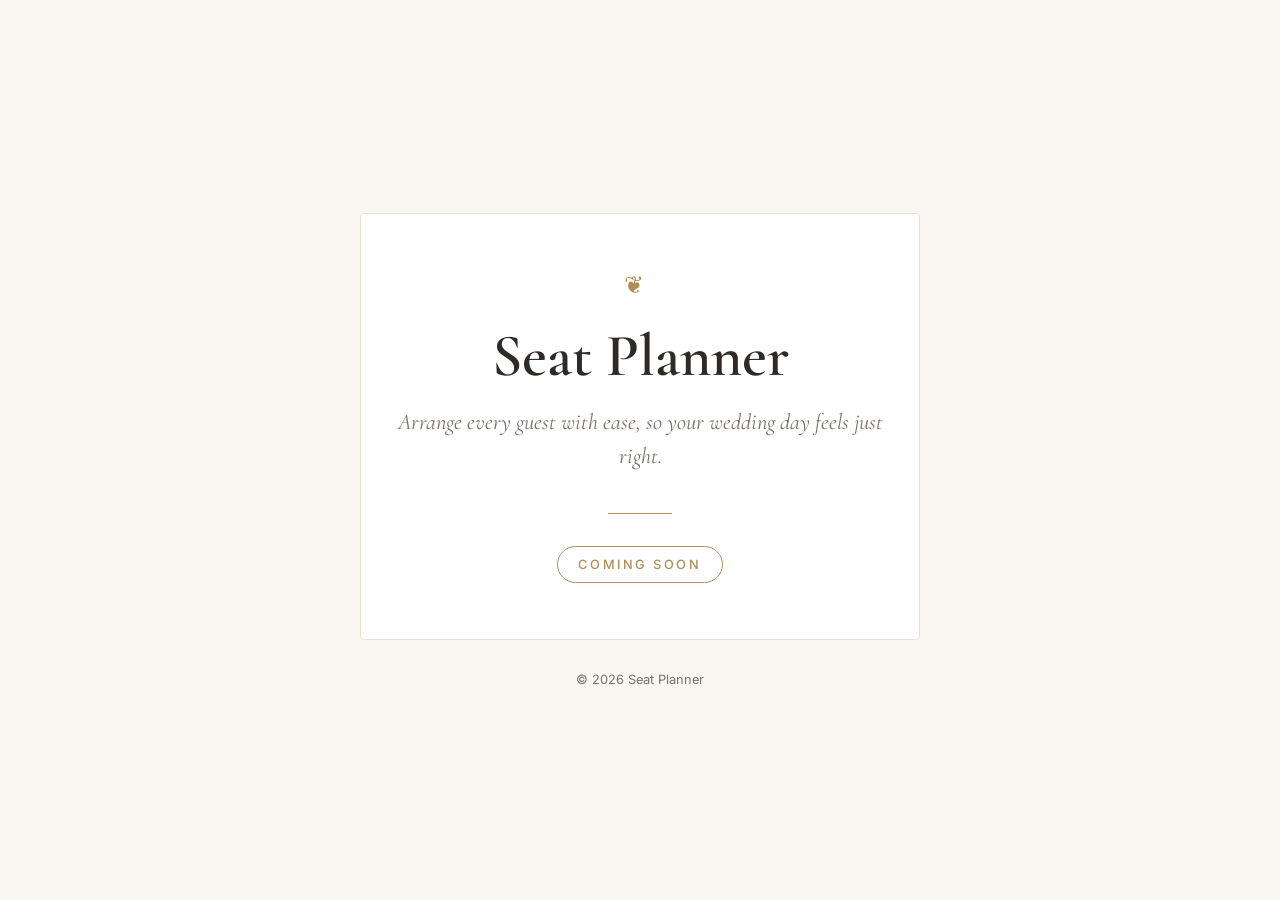
<file: index.html>
<!DOCTYPE html>
<html lang="en">
<head>
  <meta charset="UTF-8">
  <meta name="viewport" content="width=device-width, initial-scale=1.0">
  <title>Seat Planner</title>
  <meta name="description" content="Seat Planner helps couples plan wedding seating with ease. Coming soon.">
  <link rel="preconnect" href="https://fonts.googleapis.com">
  <link rel="preconnect" href="https://fonts.gstatic.com" crossorigin>
  <link href="https://fonts.googleapis.com/css2?family=Cormorant+Garamond:ital,wght@0,500;0,600;1,500&family=Inter:wght@400;500&display=swap" rel="stylesheet">
  <style>
    :root {
      --bg: #faf7f2;
      --ink: #2f2a26;
      --muted: #7a7068;
      --accent: #b08d57;
      --card: #ffffff;
      --line: #e8e0d4;
    }

    @media (prefers-color-scheme: dark) {
      :root {
        --bg: #1c1a18;
        --ink: #f3ede4;
        --muted: #b3a99c;
        --accent: #d4b07a;
        --card: #252220;
        --line: #3a3531;
      }
    }

    * { box-sizing: border-box; margin: 0; padding: 0; }

    body {
      min-height: 100vh;
      display: flex;
      flex-direction: column;
      align-items: center;
      justify-content: center;
      padding: 24px 16px;
      background: var(--bg);
      color: var(--ink);
      font-family: "Inter", system-ui, sans-serif;
      text-align: center;
    }

    main {
      max-width: 560px;
      width: 100%;
      padding: 56px 32px;
      background: var(--card);
      border: 1px solid var(--line);
      border-radius: 4px;
    }

    .ornament {
      color: var(--accent);
      font-size: 1.5rem;
      letter-spacing: 0.5em;
      margin-bottom: 24px;
    }

    h1 {
      font-family: "Cormorant Garamond", Georgia, serif;
      font-weight: 600;
      font-size: clamp(2.5rem, 8vw, 3.75rem);
      line-height: 1.1;
      margin-bottom: 16px;
    }

    .tagline {
      font-family: "Cormorant Garamond", Georgia, serif;
      font-style: italic;
      font-size: clamp(1.15rem, 4vw, 1.4rem);
      color: var(--muted);
      line-height: 1.5;
      margin-bottom: 40px;
    }

    .divider {
      width: 64px;
      height: 1px;
      background: var(--accent);
      margin: 0 auto 32px;
    }

    .coming-soon {
      display: inline-block;
      font-size: 0.8rem;
      font-weight: 500;
      letter-spacing: 0.2em;
      text-transform: uppercase;
      color: var(--accent);
      border: 1px solid var(--accent);
      padding: 10px 20px;
      border-radius: 999px;
    }

    footer {
      margin-top: 32px;
      font-size: 0.8rem;
      color: var(--muted);
    }
  </style>
</head>
<body>
  <main>
    <div class="ornament" aria-hidden="true">&#10086;</div>
    <h1>Seat Planner</h1>
    <p class="tagline">Arrange every guest with ease, so your wedding day feels just right.</p>
    <div class="divider" aria-hidden="true"></div>
    <span class="coming-soon">Coming soon</span>
  </main>
  <footer>&copy; <span id="year"></span> Seat Planner</footer>

  <script>
    // Fill in the current year automatically so the footer never goes stale.
    document.getElementById("year").textContent = new Date().getFullYear();
  </script>
</body>
</html>
</file>
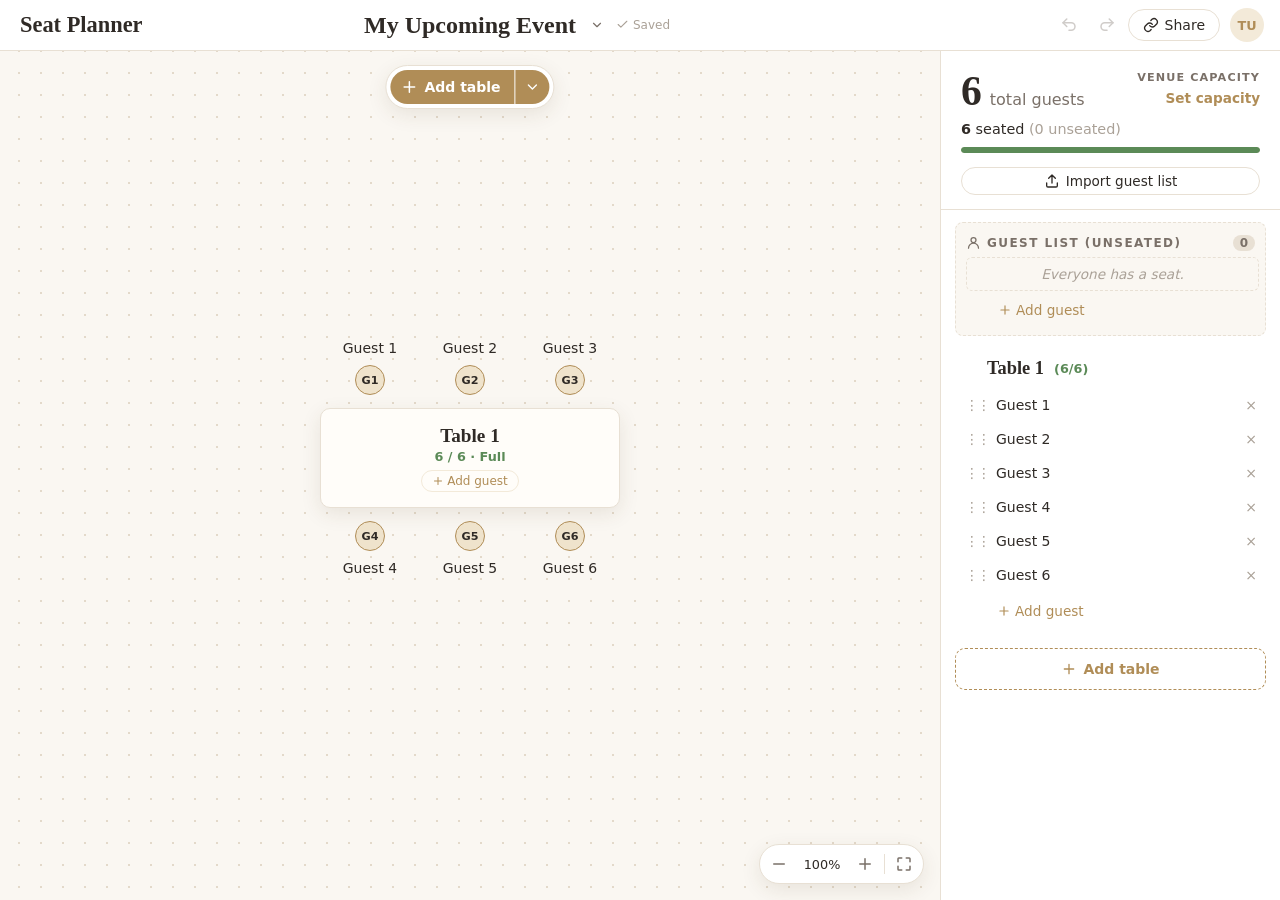
<file: app.html>
<!DOCTYPE html>
<html lang="en">
<head>
  <meta charset="UTF-8">
  <meta name="viewport" content="width=device-width, initial-scale=1.0">
  <!-- Only run code and styles from this site, the spreadsheet library and
       Google Fonts. A safety net in case a shared plan contains anything nasty. -->
  <meta http-equiv="Content-Security-Policy" content="default-src 'self'; script-src 'self' https://cdn.sheetjs.com; style-src 'self' https://fonts.googleapis.com; font-src https://fonts.gstatic.com; img-src 'self' data: blob:; object-src 'none'; base-uri 'none'; form-action 'none'">
  <title>Seat Planner</title>
  <link rel="icon" href="data:,">
  <meta name="description" content="Plan your wedding seating: arrange guests around tables with ease.">
  <link rel="preconnect" href="https://fonts.googleapis.com">
  <link rel="preconnect" href="https://fonts.gstatic.com" crossorigin>
  <link href="https://fonts.googleapis.com/css2?family=Cormorant+Garamond:ital,wght@0,500;0,600;1,500&family=Inter:wght@400;500;600&display=swap" rel="stylesheet">
  <link rel="stylesheet" href="css/app.css">
</head>
<body>
<div class="app">
  <!-- Shown instead of the editing controls when opened from a share link -->
  <div class="view-banner" id="viewBanner" hidden>
    <span><svg viewBox="0 0 24 24" fill="none" stroke="currentColor" stroke-width="2" stroke-linecap="round" stroke-linejoin="round"><path d="M2 12s3.5-7 10-7 10 7 10 7-3.5 7-10 7S2 12 2 12Z"/><circle cx="12" cy="12" r="3"/></svg>You're viewing a shared seating plan. It's view only.</span>
    <button class="btn small primary" id="saveCopy">Save a copy to edit</button>
    <a class="btn small" href="app.html">Open my planner</a>
  </div>

  <header class="topbar">
    <div class="topbar-main">
      <a class="brand" href="index.html">Seat Planner</a>
      <!-- Three columns with equal sides, so the name itself is exactly centred -->
      <div class="event">
        <span></span>
        <h1 id="eventName" class="event-name" spellcheck="false" title="Click to rename"></h1>
        <div class="event-actions edit-only">
          <button class="icon-btn small event-switch" id="eventSwitch" aria-expanded="false" aria-haspopup="true" title="Your events" aria-label="Your events">
            <svg viewBox="0 0 24 24" fill="none" stroke="currentColor" stroke-width="2" stroke-linecap="round" stroke-linejoin="round"><path d="m6 9 6 6 6-6"/></svg>
          </button>
          <span class="save-status" id="saveStatus" role="status"></span>
        </div>
        <div class="popover centered" id="eventMenu" hidden></div>
      </div>
      <span class="spacer"></span>
    </div>
    <div class="topbar-side edit-only">
      <button class="icon-btn" id="undo" title="Undo (Ctrl+Z)" aria-label="Undo">
        <svg viewBox="0 0 24 24" fill="none" stroke="currentColor" stroke-width="2" stroke-linecap="round" stroke-linejoin="round"><path d="M9 14 4 9l5-5"/><path d="M4 9h11a5 5 0 0 1 0 10h-3"/></svg>
      </button>
      <button class="icon-btn" id="redo" title="Redo (Ctrl+Y)" aria-label="Redo">
        <svg viewBox="0 0 24 24" fill="none" stroke="currentColor" stroke-width="2" stroke-linecap="round" stroke-linejoin="round"><path d="m15 14 5-5-5-5"/><path d="M20 9H9a5 5 0 0 0 0 10h3"/></svg>
      </button>
      <button class="btn" id="shareBtn">
        <svg viewBox="0 0 24 24" fill="none" stroke="currentColor" stroke-width="2" stroke-linecap="round" stroke-linejoin="round"><path d="M10 13a5 5 0 0 0 7.5.5l3-3a5 5 0 0 0-7-7l-1.7 1.7"/><path d="M14 11a5 5 0 0 0-7.5-.5l-3 3a5 5 0 0 0 7 7l1.7-1.7"/></svg>
        Share
      </button>
      <div class="menu-anchor">
        <button class="avatar" id="accountBtn" aria-expanded="false" aria-haspopup="true" aria-label="Account"></button>
        <div class="popover right" id="accountMenu" hidden></div>
      </div>
    </div>
  </header>

  <div class="layout">
    <main class="stage">
      <div id="floor" class="floor"><div id="room" class="room"></div></div>

      <div class="floating add-table edit-only">
        <button class="add-table-main" id="addTable" title="Add a table like the last one">
          <svg viewBox="0 0 24 24" fill="none" stroke="currentColor" stroke-width="2" stroke-linecap="round"><path d="M12 5v14M5 12h14"/></svg>
          Add table
        </button>
        <button class="choose-shape" id="chooseShape" aria-expanded="false" aria-haspopup="true" title="Choose a shape" aria-label="Choose a shape">
          <svg viewBox="0 0 24 24" fill="none" stroke="currentColor" stroke-width="2" stroke-linecap="round" stroke-linejoin="round"><path d="m6 9 6 6 6-6"/></svg>
        </button>
        <div class="popover centered" id="shapeMenu" hidden><div class="shape-picker" id="shapePicker"></div></div>
      </div>

      <div class="floating zoom" role="group" aria-label="Zoom">
        <button class="icon-btn" id="zoomOut" title="Zoom out" aria-label="Zoom out">
          <svg viewBox="0 0 24 24" fill="none" stroke="currentColor" stroke-width="2" stroke-linecap="round"><path d="M5 12h14"/></svg>
        </button>
        <button class="zoom-level" id="zoomReset" title="Reset to 100%">100%</button>
        <button class="icon-btn" id="zoomIn" title="Zoom in" aria-label="Zoom in">
          <svg viewBox="0 0 24 24" fill="none" stroke="currentColor" stroke-width="2" stroke-linecap="round"><path d="M12 5v14M5 12h14"/></svg>
        </button>
        <span class="menu-sep"></span>
        <button class="icon-btn" id="zoomFit" title="Fit all tables on screen" aria-label="Fit all tables on screen">
          <svg viewBox="0 0 24 24" fill="none" stroke="currentColor" stroke-width="2" stroke-linecap="round" stroke-linejoin="round"><path d="M4 9V5a1 1 0 0 1 1-1h4M15 4h4a1 1 0 0 1 1 1v4M20 15v4a1 1 0 0 1-1 1h-4M9 20H5a1 1 0 0 1-1-1v-4"/></svg>
        </button>
      </div>
    </main>

    <aside class="panel" id="panel">
      <div class="stats">
        <div class="stats-top">
          <div class="stats-main">
            <span id="total" class="total-num"></span>
            <span id="totalLabel" class="total-label"></span>
          </div>
          <div class="capacity" id="capacity">
            <span class="capacity-label">Venue capacity</span>
            <button class="capacity-num" id="capacityBtn" title="Click to change the venue capacity"></button>
            <span class="capacity-note" id="capacityNote"></span>
          </div>
        </div>
        <div class="stats-sub">
          <strong id="seated"></strong> seated <span id="unseatedNote" class="unseated-note"></span>
        </div>
        <div class="meter" aria-hidden="true"><span id="meterFill" class="meter-fill"></span></div>
        <div class="stats-actions edit-only">
          <button class="btn small" id="importBtn">
            <svg viewBox="0 0 24 24" fill="none" stroke="currentColor" stroke-width="2" stroke-linecap="round" stroke-linejoin="round"><path d="M12 15V3M7 8l5-5 5 5"/><path d="M4 15v4a2 2 0 0 0 2 2h12a2 2 0 0 0 2-2v-4"/></svg>
            Import guest list
          </button>
        </div>
      </div>
      <div id="list"></div>
    </aside>
  </div>
</div>

<div id="card" class="card" role="dialog" aria-label="Guest details" hidden></div>
<div id="picker" class="card picker" role="dialog" aria-label="Add a guest" hidden></div>
<dialog id="dialog" class="dialog"></dialog>
<div id="toast" class="toast" role="status" hidden></div>
<input type="file" id="importFile" accept=".xlsx,.xls,.csv,.ods,.numbers" hidden>

<!-- Plain scripts, loaded in order: each file uses what the ones above it define. -->
<script src="js/util.js"></script>
<script src="js/model.js"></script>
<script src="js/geometry.js"></script>
<script src="js/storage.js"></script>
<script src="js/store.js"></script>
<script src="js/viewport.js"></script>
<script src="js/render.js"></script>
<script src="js/interactions.js"></script>
<script src="js/picker.js"></script>
<script src="js/events-ui.js"></script>
<script src="js/import.js"></script>
<script src="js/share.js"></script>
<script src="js/main.js"></script>
</body>
</html>
</file>
<file: css/app.css>
/* =========================================================================
   Seat Planner styles
   Colours are defined once as variables at the top, with a dark-mode set.
   ========================================================================= */

:root {
  --bg: #faf7f2;
  --ink: #2f2a26;
  --muted: #7a7068;
  --faint: #aaa197;
  --accent: #b08d57;
  --accent-soft: #f3ead9;
  --card: #ffffff;
  --line: #e8e0d4;
  --dot: #e3d9ca;
  --table: #fffdf9;
  --seat: #efe3cc;
  --danger: #b5523b;
  --danger-soft: #f8e7e2;
  --ok: #5b8a57;
  --shadow: 0 6px 20px rgba(80, 60, 30, 0.10);
  --shadow-lg: 0 14px 36px rgba(80, 60, 30, 0.18);
  --panel-w: 340px;
}

@media (prefers-color-scheme: dark) {
  :root {
    --bg: #1c1a18;
    --ink: #f3ede4;
    --muted: #b3a99c;
    --faint: #7d746a;
    --accent: #d4b07a;
    --accent-soft: #3a3227;
    --card: #252220;
    --line: #3a3531;
    --dot: #3a3531;
    --table: #2e2a27;
    --seat: #4a3f30;
    --danger: #e08a74;
    --danger-soft: #3d2a24;
    --ok: #8fc08a;
    --shadow: 0 6px 20px rgba(0, 0, 0, 0.35);
    --shadow-lg: 0 14px 36px rgba(0, 0, 0, 0.5);
  }
}

* { box-sizing: border-box; margin: 0; padding: 0; }

body {
  background: var(--bg);
  color: var(--ink);
  font-family: "Inter", system-ui, sans-serif;
  font-size: 14px;
}

button, input, select {
  font: inherit;
  color: inherit;
}
button {
  background: none;
  border: none;
  cursor: pointer;
}
button:disabled { cursor: default; }
:focus-visible { outline: 2px solid var(--accent); outline-offset: 2px; }
[hidden] { display: none !important; }

.serif { font-family: "Cormorant Garamond", Georgia, serif; font-weight: 600; }

/* The app fills the window: top bar, then the floor and the guest list. */
.app {
  height: 100vh;
  height: 100dvh;
  display: flex;
  flex-direction: column;
}

/* ---------- Buttons ---------- */
.btn {
  display: inline-flex;
  align-items: center;
  justify-content: center;
  gap: 6px;
  padding: 7px 14px;
  border: 1px solid var(--line);
  border-radius: 999px;
  background: var(--card);
  font-weight: 500;
  white-space: nowrap;
  text-decoration: none;
  color: var(--ink);
  transition: border-color 0.15s, background 0.15s, opacity 0.15s;
}
.btn:hover:not(:disabled) { border-color: var(--accent); background: var(--accent-soft); }
.btn:disabled { opacity: 0.4; }
.btn svg { width: 16px; height: 16px; flex: none; }
.btn.primary { background: var(--accent); border-color: var(--accent); color: var(--card); }
.btn.primary:hover:not(:disabled) { background: var(--accent); opacity: 0.88; }
.btn.danger-text { color: var(--danger); }
.btn.danger-text:hover:not(:disabled) { border-color: var(--danger); background: transparent; }
.btn.small { padding: 5px 12px; font-size: 0.85rem; }

.icon-btn {
  display: inline-flex;
  align-items: center;
  justify-content: center;
  flex: none;
  width: 34px;
  height: 34px;
  border-radius: 50%;
  color: var(--muted);
  transition: color 0.15s, background 0.15s;
}
.icon-btn:hover:not(:disabled) { color: var(--accent); background: var(--accent-soft); }
.icon-btn:disabled { opacity: 0.35; }
.icon-btn svg { width: 18px; height: 18px; }
.icon-btn.small { width: 26px; height: 26px; }
.icon-btn.small svg { width: 14px; height: 14px; }

/* ---------- Top bar ---------- */
/* Same two columns as the page below, so the event name sits centred
   over the floor, in line with the "Add table" button. */
.topbar {
  flex: none;
  display: grid;
  grid-template-columns: minmax(0, 1fr) var(--panel-w);
  align-items: center;
  border-bottom: 1px solid var(--line);
  background: var(--card);
  position: relative;
  z-index: 40;
}
.topbar-main {
  display: grid;
  grid-template-columns: 1fr auto 1fr;
  align-items: center;
  gap: 12px;
  padding: 8px 20px;
  min-width: 0;
}
.topbar-side {
  display: flex;
  align-items: center;
  justify-content: flex-end;
  gap: 4px;
  padding: 8px 16px 8px 12px;
}

.brand {
  font-family: "Cormorant Garamond", Georgia, serif;
  font-weight: 600;
  font-size: 1.4rem;
  color: var(--ink);
  text-decoration: none;
  white-space: nowrap;
}

/* Event name and the event switcher */
.event {
  position: relative;
  display: grid;
  grid-template-columns: 1fr auto 1fr;
  align-items: center;
  gap: 2px;
  min-width: 0;
}
.event-actions { display: flex; align-items: center; }
.event-name {
  font-family: "Cormorant Garamond", Georgia, serif;
  font-weight: 600;
  font-size: 1.5rem;
  line-height: 1.2;
  padding: 0 6px;
  border-radius: 6px;
  white-space: nowrap;
  overflow: hidden;
  text-overflow: ellipsis;
  max-width: min(46vw, 520px);
  outline: none;
  cursor: text;
}
.event-name:hover { background: var(--accent-soft); }
.event-name[contenteditable="true"] {
  background: var(--accent-soft);
  box-shadow: 0 0 0 1.5px var(--accent);
  text-overflow: clip;
}
.event-switch[aria-expanded="true"] svg { transform: rotate(180deg); }
.event-switch svg { transition: transform 0.15s; }

.save-status {
  display: inline-flex;
  align-items: center;
  gap: 4px;
  margin-left: 6px;
  color: var(--faint);
  font-size: 0.75rem;
  white-space: nowrap;
}
.save-status svg { width: 13px; height: 13px; }
.save-status.error { color: var(--danger); }

.avatar {
  width: 34px;
  height: 34px;
  margin-left: 6px;
  border-radius: 50%;
  background: var(--accent-soft);
  color: var(--accent);
  font-size: 0.8rem;
  font-weight: 600;
  display: inline-flex;
  align-items: center;
  justify-content: center;
  transition: box-shadow 0.15s;
}
.avatar:hover, .avatar[aria-expanded="true"] { box-shadow: 0 0 0 2px var(--accent); }

/* ---------- Popover menus ---------- */
.menu-anchor { position: relative; }
.popover {
  position: absolute;
  top: calc(100% + 8px);
  z-index: 60;
  min-width: 240px;
  padding: 6px;
  background: var(--card);
  border: 1px solid var(--line);
  border-radius: 14px;
  box-shadow: var(--shadow-lg);
  animation: pop-in 0.12s ease-out;
}
@keyframes pop-in { from { opacity: 0; transform: translateY(-4px); } }
.popover.centered { left: 50%; translate: -50% 0; }
.popover.right { right: 0; }

.menu-label {
  padding: 8px 10px 4px;
  font-size: 0.7rem;
  font-weight: 600;
  letter-spacing: 0.12em;
  text-transform: uppercase;
  color: var(--muted);
}
.menu-item {
  display: flex;
  align-items: center;
  gap: 10px;
  width: 100%;
  padding: 8px 10px;
  border-radius: 8px;
  text-align: left;
}
.menu-item:hover:not(:disabled) { background: var(--accent-soft); }
.menu-item:disabled { color: var(--faint); }
.menu-item svg { width: 16px; height: 16px; flex: none; color: var(--muted); }
.menu-divider { height: 1px; margin: 6px 4px; background: var(--line); }
.menu-note { padding: 4px 10px 8px; color: var(--muted); font-size: 0.8rem; line-height: 1.4; }

.event-list { list-style: none; max-height: 320px; overflow-y: auto; }
.event-row { display: flex; align-items: center; gap: 2px; border-radius: 8px; }
.event-row:hover { background: var(--accent-soft); }
.event-open {
  flex: 1;
  min-width: 0;
  display: flex;
  flex-direction: column;
  align-items: flex-start;
  padding: 7px 10px;
  text-align: left;
}
.event-open .event-title {
  max-width: 100%;
  font-weight: 500;
  white-space: nowrap;
  overflow: hidden;
  text-overflow: ellipsis;
}
.event-open .event-meta { font-size: 0.75rem; color: var(--muted); }
.event-row.current .event-title { color: var(--accent); font-weight: 600; }
.event-row .icon-btn { opacity: 0; }
.event-row:hover .icon-btn, .event-row .icon-btn:focus-visible { opacity: 1; }
@media (hover: none) { .event-row .icon-btn { opacity: 0.7; } }

.soon {
  margin-left: auto;
  padding: 1px 8px;
  border-radius: 999px;
  background: var(--line);
  color: var(--muted);
  font-size: 0.7rem;
  font-weight: 600;
}

/* ---------- Layout ---------- */
.layout {
  flex: 1;
  min-height: 0;
  display: grid;
  grid-template-columns: minmax(0, 1fr) var(--panel-w);
}

.stage { position: relative; min-width: 0; min-height: 0; overflow: hidden; }

/* ---------- Floor plan ---------- */
/* The floor is a window onto the room. The room is moved and scaled with a
   CSS transform for panning and zooming; the dots are drawn on the floor so
   they always fill it. */
.floor {
  position: absolute;
  inset: 0;
  overflow: hidden;
  background-image: radial-gradient(var(--dot) 1.2px, transparent 1.2px);
  background-size: 22px 22px;
  touch-action: none; /* we handle pinch and drag ourselves */
  user-select: none;
  cursor: grab;
}
.floor.panning { cursor: grabbing; }
.room {
  position: absolute;
  left: 0;
  top: 0;
  width: 0;
  height: 0;
  transform-origin: 0 0;
}

/* The wrapper is a large invisible box around the table, seats and names.
   Only the visible parts respond to the mouse, so pressing anywhere else
   (even inside that box) drags the floor. */
.table-wrap { position: absolute; pointer-events: none; }
.table-wrap > * { pointer-events: auto; }
.table-wrap.menu-open { z-index: 5; }
.table-wrap:hover { z-index: 6; }
.table-wrap.moving { z-index: 20; }

.surface {
  position: absolute;
  display: flex;
  flex-direction: column;
  align-items: center;
  justify-content: center;
  gap: 2px;
  background: var(--table);
  border: 1px solid var(--line);
  box-shadow: var(--shadow);
  cursor: grab;
  user-select: none;
  transition: border-color 0.15s, box-shadow 0.15s;
}
.surface.shape-rect, .surface.shape-square { border-radius: 10px; }
.surface.shape-round, .surface.shape-oval { border-radius: 50%; }
.table-wrap:hover .surface { border-color: var(--accent); }
.table-wrap.selected .surface {
  border: 2px solid var(--accent);
  box-shadow: 0 0 0 6px var(--accent-soft), var(--shadow);
}
.table-wrap.selected .surface > .tname { color: var(--accent); }
.table-wrap.moving .surface { cursor: grabbing; box-shadow: var(--shadow-lg); }

.tname {
  font-family: "Cormorant Garamond", Georgia, serif;
  font-size: 1.2rem;
  font-weight: 600;
  padding: 0 4px;
  border-radius: 4px;
  outline: none;
  cursor: text;
  max-width: 90%;
  text-align: center;
  overflow-wrap: anywhere;
}
.tname:hover { background: var(--accent-soft); }
.tname[contenteditable="true"] {
  background: var(--accent-soft);
  box-shadow: 0 0 0 1.5px var(--accent);
  user-select: text;
}
.tcount { color: var(--muted); font-size: 0.8rem; }
.tcount.full { color: var(--ok); font-weight: 600; }

/* "+ Add guest" on the table top */
.add-pill {
  display: inline-flex;
  align-items: center;
  gap: 3px;
  margin-top: 4px;
  padding: 3px 10px;
  border: 1px solid var(--accent-soft);
  border-radius: 999px;
  color: var(--accent);
  font-size: 0.75rem;
  font-weight: 500;
}
.add-pill:hover { background: var(--accent-soft); border-color: var(--accent); }
.add-pill svg { width: 12px; height: 12px; }

.seat {
  position: absolute;
  width: 30px;
  height: 30px;
  margin: -15px 0 0 -15px;
  border-radius: 50%;
  background: var(--seat);
  border: 1px solid var(--accent);
  display: flex;
  align-items: center;
  justify-content: center;
  font-size: 0.7rem;
  font-weight: 600;
  color: var(--ink);
  cursor: pointer;
}
.seat.selected { background: var(--accent); color: var(--card); }

/* Empty seats: clearly visible, click to add a guest there */
.seat.open {
  background: var(--card);
  border: 2px dashed var(--accent);
  color: var(--accent);
  box-shadow: var(--shadow);
  transition: background 0.15s, transform 0.15s;
}
.seat.open svg { width: 14px; height: 14px; }
.seat.open:hover { background: var(--accent-soft); transform: scale(1.12); }

.label {
  position: absolute;
  display: flex;
  align-items: center;
  max-width: 96px; /* = LABEL_W in geometry.js */
  padding: 2px 8px;
  border-radius: 999px;
  white-space: nowrap;
  cursor: pointer;
  transition: background 0.15s;
}
.label:hover { background: var(--card); box-shadow: var(--shadow); }
.label.selected { background: var(--accent-soft); box-shadow: 0 0 0 1.5px var(--accent); }

.gtext {
  overflow: hidden;
  text-overflow: ellipsis;
  font-weight: 500;
}

.x {
  flex: none;
  width: 18px;
  height: 18px;
  border-radius: 50%;
  color: var(--muted);
  font-size: 14px;
  line-height: 18px;
  visibility: hidden;
}
.x:hover { color: var(--card); background: var(--danger); }
/* On the table, the × floats just outside the name so the name stays centred. */
.label .x {
  position: absolute;
  left: 100%;
  top: 50%;
  transform: translateY(-50%);
  margin-left: -2px;
  background: var(--card);
  box-shadow: var(--shadow);
}
.label:hover .x { visibility: visible; }

/* Drag and drop feedback */
.drop-over.seat, .drop-over.label { outline: 2px dashed var(--accent); outline-offset: 2px; }
.drop-over.seat.open { opacity: 1; background: var(--accent-soft); }
.drop-over.surface { border: 2px dashed var(--accent); background: var(--accent-soft); }
.drop-over.group { background: var(--accent-soft); }
/* In the list, a line shows where the guest (or table) will land. */
.row.drop-before { box-shadow: inset 0 2px 0 var(--accent); }
.row.drop-after { box-shadow: inset 0 -2px 0 var(--accent); }
.group.drop-before { box-shadow: 0 -3px 0 var(--accent); }
.group.drop-after { box-shadow: 0 3px 0 var(--accent); }
.dragging { opacity: 0.4; }

/* Table menu: shown for the selected table, and for the table the mouse
   is over (it lingers for a few seconds after the mouse leaves). */
.table-menu {
  position: absolute;
  left: 50%;
  bottom: 4px;
  transform: translateX(-50%);
  align-items: center;
  gap: 2px;
  padding: 4px;
  background: var(--card);
  border: 1px solid var(--line);
  border-radius: 999px;
  box-shadow: var(--shadow);
  white-space: nowrap;
  display: none;
}
.table-wrap.menu-open:not(.moving) .table-menu { display: flex; animation: fade-in 0.12s ease-out; }
@keyframes fade-in { from { opacity: 0; transform: translate(-50%, 4px); } }
/* Touch screens have no hover, so the selected table shows its remove buttons. */
@media (hover: none) {
  .table-wrap.selected .label .x { visibility: visible; }
}

.menu-btn {
  display: inline-flex;
  align-items: center;
  gap: 5px;
  height: 30px;
  padding: 0 10px;
  border-radius: 999px;
  font-size: 0.8rem;
  font-weight: 500;
}
.menu-btn.icon { width: 30px; padding: 0; justify-content: center; }
.menu-btn svg { width: 18px; height: 18px; }
.menu-btn:hover:not(:disabled) { background: var(--accent-soft); color: var(--accent); }
.menu-btn[aria-pressed="true"] { background: var(--accent-soft); color: var(--accent); }
.menu-btn:disabled { opacity: 0.35; }
.menu-btn.danger:hover:not(:disabled) { color: var(--danger); }
.menu-sep { width: 1px; height: 20px; background: var(--line); margin: 0 4px; }
.seat-count { display: inline-flex; align-items: center; gap: 4px; padding: 0 2px; font-size: 0.8rem; font-weight: 500; }
.seat-count input {
  width: 46px;
  height: 26px;
  padding: 0 4px;
  border: 1px solid var(--line);
  border-radius: 6px;
  background: var(--bg);
  font-weight: 600;
  text-align: center;
  font-variant-numeric: tabular-nums;
  -moz-appearance: textfield;
  appearance: textfield;
}
.seat-count input::-webkit-inner-spin-button,
.seat-count input::-webkit-outer-spin-button { -webkit-appearance: none; margin: 0; }
.seat-count input:hover { border-color: var(--accent); }
.seat-count input:focus { outline: none; border-color: var(--accent); background: var(--card); }

/* ---------- Floating controls on the floor ---------- */
.floating {
  position: absolute;
  z-index: 30;
  display: flex;
  align-items: center;
  padding: 4px;
  background: var(--card);
  border: 1px solid var(--line);
  border-radius: 999px;
  box-shadow: var(--shadow);
}

/* Add table: top centre */
.add-table { top: 14px; left: 50%; transform: translateX(-50%); }
.add-table-main {
  display: inline-flex;
  align-items: center;
  gap: 6px;
  height: 34px;
  padding: 0 14px 0 10px;
  border-radius: 999px 0 0 999px;
  background: var(--accent);
  color: var(--card);
  font-weight: 600;
  white-space: nowrap;
  transition: opacity 0.15s;
}
.add-table-main:hover { opacity: 0.88; }
.add-table-main svg { width: 18px; height: 18px; }

.choose-shape {
  display: inline-flex;
  align-items: center;
  justify-content: center;
  width: 34px;
  height: 34px;
  margin-left: 1px;
  border-radius: 0 999px 999px 0;
  background: var(--accent);
  color: var(--card);
  transition: opacity 0.15s;
}
.choose-shape:hover, .choose-shape[aria-expanded="true"] { opacity: 0.88; }
.choose-shape svg { width: 16px; height: 16px; transition: transform 0.15s; }
.choose-shape[aria-expanded="true"] svg { transform: rotate(180deg); }

.shape-picker {
  display: grid;
  grid-template-columns: repeat(4, 72px);
  gap: 4px;
  min-width: 0;
}
.shape-opt {
  display: flex;
  flex-direction: column;
  align-items: center;
  gap: 4px;
  padding: 8px 4px 6px;
  border-radius: 10px;
  color: var(--ink);
  font-size: 0.75rem;
  font-weight: 500;
}
.shape-opt svg { width: 28px; height: 28px; }
.shape-opt:hover { background: var(--accent-soft); color: var(--accent); }

/* Zoom: bottom right */
.zoom { right: 16px; bottom: 16px; gap: 2px; }
.zoom .icon-btn { width: 30px; height: 30px; }
.zoom-level {
  min-width: 52px;
  height: 30px;
  border-radius: 999px;
  font-size: 0.8rem;
  font-weight: 500;
  font-variant-numeric: tabular-nums;
}
.zoom-level:hover { background: var(--accent-soft); color: var(--accent); }
.zoom .menu-sep { margin: 0 2px; }

/* ---------- Guest card (opens when you click a person) ---------- */
.card {
  position: absolute;
  z-index: 50;
  width: 260px;
  padding: 14px;
  background: var(--card);
  border: 1px solid var(--line);
  border-radius: 12px;
  box-shadow: var(--shadow-lg);
}
.card-head {
  display: flex;
  align-items: center;
  justify-content: space-between;
  margin-bottom: 8px;
}
.card-title {
  font-size: 0.75rem;
  font-weight: 600;
  letter-spacing: 0.12em;
  text-transform: uppercase;
  color: var(--muted);
}
.field { display: block; margin-bottom: 10px; }
.field > span { display: block; margin-bottom: 4px; font-size: 0.75rem; color: var(--muted); }
.field input, .field select, .input {
  width: 100%;
  padding: 8px 10px;
  border: 1px solid var(--line);
  border-radius: 8px;
  background: var(--bg);
  color: var(--ink);
}
.field input:focus, .field select:focus, .input:focus { outline: none; border-color: var(--accent); }
.card-foot {
  display: flex;
  justify-content: space-between;
  gap: 8px;
  margin-top: 4px;
  padding-top: 12px;
  border-top: 1px solid var(--line);
}

/* ---------- Add guest picker: new guest, or move someone here ---------- */
.picker { width: 300px; padding: 12px; }
.picker .card-head { margin-bottom: 10px; }
.picker-list {
  list-style: none;
  max-height: 290px;
  margin-top: 8px;
  overflow-y: auto;
}
.picker-option {
  display: flex;
  align-items: center;
  gap: 8px;
  padding: 7px 8px;
  border-radius: 8px;
  cursor: pointer;
}
.picker-option.active { background: var(--accent-soft); }
.picker-option svg { width: 16px; height: 16px; flex: none; color: var(--accent); }
.picker-option.new { color: var(--accent); font-weight: 600; }
.picker-name { flex: 1; min-width: 0; overflow: hidden; text-overflow: ellipsis; white-space: nowrap; }
.picker-name mark { background: none; color: var(--accent); font-weight: 600; }
.picker-where { flex: none; max-width: 45%; overflow: hidden; text-overflow: ellipsis; white-space: nowrap; font-size: 0.75rem; color: var(--muted); }
.picker-where.unseated { color: var(--danger); }
.picker-section {
  padding: 10px 8px 4px;
  font-size: 0.7rem;
  font-weight: 600;
  letter-spacing: 0.12em;
  text-transform: uppercase;
  color: var(--muted);
}
.picker-empty { padding: 8px; color: var(--faint); font-size: 0.85rem; font-style: italic; }

/* ---------- Guest list panel ---------- */
.panel {
  border-left: 1px solid var(--line);
  background: var(--card);
  overflow-y: auto;
  min-height: 0;
}

/* Guest totals, pinned to the top of the list */
.stats {
  position: sticky;
  top: 0;
  z-index: 2;
  padding: 20px 20px 14px;
  background: var(--card);
  border-bottom: 1px solid var(--line);
}
.stats-top { display: flex; align-items: flex-start; justify-content: space-between; gap: 12px; }
.stats-main { display: flex; align-items: baseline; gap: 8px; }

/* Venue capacity, top right: click the number to change it */
.capacity { display: flex; flex-direction: column; align-items: flex-end; text-align: right; }
.capacity-label {
  font-size: 0.7rem;
  font-weight: 600;
  letter-spacing: 0.1em;
  text-transform: uppercase;
  color: var(--muted);
}
.capacity-num {
  margin: 2px -6px 0 0;
  padding: 0 6px;
  border-radius: 6px;
  font-size: 1.35rem;
  font-weight: 600;
  line-height: 1.3;
  font-variant-numeric: tabular-nums lining-nums;
}
.capacity-num:hover:not(:disabled) { background: var(--accent-soft); color: var(--accent); }
.capacity-num.unset { font-family: inherit; font-size: 0.85rem; font-weight: 600; color: var(--accent); padding: 4px 6px; }
.capacity-input {
  width: 90px;
  margin-top: 2px;
  padding: 3px 8px;
  border: 1.5px solid var(--accent);
  border-radius: 6px;
  background: var(--accent-soft);
  font-size: 1.1rem;
  font-weight: 600;
  text-align: right;
}
.capacity-input:focus { outline: none; }
.capacity-note { font-size: 0.75rem; color: var(--muted); }
.capacity-note.over { color: var(--danger); font-weight: 600; }
.read-only .capacity-num { cursor: default; }
.total-num {
  font-family: "Cormorant Garamond", Georgia, serif;
  font-size: 2.6rem;
  line-height: 1;
  font-weight: 600;
}
.total-label { font-size: 1rem; font-weight: 500; color: var(--muted); }
.stats-sub { margin-top: 8px; font-size: 0.9rem; }
.stats-sub strong { font-weight: 600; }
.unseated-note { color: var(--faint); }
.unseated-note.some { color: var(--danger); font-weight: 500; }
.meter {
  height: 6px;
  margin-top: 10px;
  border-radius: 999px;
  background: var(--line);
  overflow: hidden;
}
.meter-fill {
  display: block;
  height: 100%;
  border-radius: inherit;
  background: var(--ok);
  transition: width 0.3s ease;
}
.stats-actions { display: flex; gap: 6px; margin-top: 14px; }
.stats-actions .btn { flex: 1; }

#list { padding: 12px 14px 24px; }

.group { padding: 12px 6px 12px 10px; border-radius: 8px; transition: background 0.15s; }
.group.selected { background: var(--accent-soft); box-shadow: inset 3px 0 0 var(--accent); }
.group.selected .group-head .tname { color: var(--accent); }

.add-guest-row {
  display: inline-flex;
  align-items: center;
  gap: 4px;
  margin: 6px 0 0 22px;
  padding: 5px 10px;
  border-radius: 999px;
  color: var(--accent);
  font-weight: 500;
  font-size: 0.85rem;
}
.add-guest-row:hover { background: var(--card); }
.add-guest-row svg { width: 14px; height: 14px; }

.group-head {
  display: flex;
  align-items: center;
  gap: 6px;
  margin-bottom: 6px;
}
.group-head .tname { font-size: 1.15rem; padding: 0 4px; text-align: left; }
.group-head .handle { margin-left: -6px; opacity: 0; transition: opacity 0.15s; }
.group:hover .group-head .handle { opacity: 1; }
@media (hover: none) { .group-head .handle { opacity: 0.6; } }
.group-head .edit-name { opacity: 0; }
.group:hover .edit-name, .edit-name:focus-visible { opacity: 1; }
@media (hover: none) { .group-head .edit-name { opacity: 0.6; } }

/* "Guest list (unseated)": guests who haven't been given a seat yet */
.group.unseated {
  margin-bottom: 8px;
  border: 1.5px dashed var(--line);
  background: var(--bg);
}
.group.unseated.has-guests { border-color: var(--danger); }
.group.unseated .group-head { justify-content: space-between; padding-right: 4px; }
.unseated-title {
  display: inline-flex;
  align-items: center;
  gap: 6px;
  font-size: 0.75rem;
  font-weight: 600;
  letter-spacing: 0.12em;
  text-transform: uppercase;
  color: var(--muted);
}
.unseated-title svg { width: 15px; height: 15px; }
.badge {
  min-width: 22px;
  padding: 1px 7px;
  border-radius: 999px;
  background: var(--line);
  color: var(--muted);
  font-size: 0.75rem;
  font-weight: 600;
  text-align: center;
}
.has-guests .badge { background: var(--danger); color: var(--card); }
.group.unseated .add-guest-row:hover { background: var(--accent-soft); }

.add-table-row {
  display: flex;
  align-items: center;
  justify-content: center;
  gap: 6px;
  width: 100%;
  margin-top: 12px;
  padding: 12px;
  border: 1.5px dashed var(--accent);
  border-radius: 10px;
  color: var(--accent);
  font-weight: 600;
  transition: background 0.15s;
}
.add-table-row:hover { background: var(--accent-soft); }
.add-table-row svg { width: 16px; height: 16px; }

.rows { list-style: none; }

.row {
  display: flex;
  align-items: center;
  gap: 4px;
  padding: 2px 0;
  border-radius: 6px;
  cursor: pointer;
}
.row.selected { background: var(--card); box-shadow: 0 0 0 1.5px var(--accent); }

.handle {
  flex: none;
  width: 18px;
  color: var(--faint);
  cursor: grab;
  text-align: center;
  user-select: none;
  letter-spacing: -2px;
}

.gname {
  flex: 1;
  min-width: 0;
  padding: 6px 8px;
  border: 1px solid transparent;
  border-radius: 6px;
  text-align: left;
  overflow: hidden;
  text-overflow: ellipsis;
  white-space: nowrap;
}
.gname:hover { border-color: var(--line); }

.row .x { visibility: visible; color: var(--faint); }
.row .x:hover { color: var(--card); }

.empty {
  padding: 8px;
  color: var(--faint);
  font-style: italic;
  font-size: 0.85rem;
  border: 1px dashed var(--line);
  border-radius: 6px;
  text-align: center;
}

/* ---------- Dialogs ---------- */
.dialog {
  width: min(520px, calc(100vw - 32px));
  max-height: calc(100dvh - 48px);
  margin: auto;
  padding: 0;
  border: 1px solid var(--line);
  border-radius: 16px;
  background: var(--card);
  color: var(--ink);
  box-shadow: var(--shadow-lg);
}
.dialog::backdrop { background: rgba(30, 22, 12, 0.35); }
.dialog-body { padding: 22px 24px 8px; }
.dialog h2 { font-size: 1.6rem; line-height: 1.2; margin-bottom: 6px; }
.dialog p { color: var(--muted); line-height: 1.5; }
.dialog-foot {
  display: flex;
  justify-content: flex-end;
  gap: 8px;
  padding: 16px 24px 20px;
}
.dialog-foot .push-left { margin-right: auto; }
.dialog-section { margin-top: 18px; }
.dialog-section h3 {
  margin-bottom: 8px;
  font-size: 0.75rem;
  font-weight: 600;
  letter-spacing: 0.12em;
  text-transform: uppercase;
  color: var(--muted);
}

.copy-row { display: flex; gap: 8px; }
.copy-row .input { flex: 1; min-width: 0; font-size: 0.85rem; }
.copy-row .input:disabled { opacity: 0.6; }
.hint { margin-top: 8px; font-size: 0.8rem; color: var(--muted); line-height: 1.45; }

.choice {
  display: flex;
  gap: 10px;
  padding: 10px 12px;
  margin-bottom: 6px;
  border: 1px solid var(--line);
  border-radius: 10px;
  cursor: pointer;
}
.choice:has(input:checked) { border-color: var(--accent); background: var(--accent-soft); }
.choice input { margin-top: 3px; accent-color: var(--accent); }
.choice strong { display: block; font-weight: 600; }
.choice span { color: var(--muted); font-size: 0.85rem; }
.check { display: flex; align-items: center; gap: 8px; margin-top: 10px; cursor: pointer; }
.check input { accent-color: var(--accent); }

.preview {
  display: flex;
  flex-wrap: wrap;
  gap: 6px;
  max-height: 120px;
  overflow-y: auto;
}
.chip {
  padding: 3px 10px;
  border-radius: 999px;
  background: var(--accent-soft);
  font-size: 0.8rem;
}
.chip.more { background: none; color: var(--muted); }
.found { color: var(--ink) !important; }
.found strong { font-weight: 600; }

/* ---------- Toast (bottom centre message) ---------- */
.toast {
  position: fixed;
  left: 50%;
  bottom: 24px;
  z-index: 100;
  translate: -50% 0;
  display: flex;
  align-items: center;
  gap: 14px;
  max-width: calc(100vw - 32px);
  padding: 10px 12px 10px 18px;
  border-radius: 999px;
  background: var(--ink);
  color: var(--bg);
  box-shadow: var(--shadow-lg);
  animation: pop-in 0.15s ease-out;
}
.toast button { padding: 4px 12px; border-radius: 999px; color: var(--accent); font-weight: 600; }
.toast button:hover { background: rgba(255, 255, 255, 0.12); }

/* ---------- View-only mode (opened from a share link) ---------- */
.view-banner {
  display: flex;
  align-items: center;
  justify-content: center;
  flex-wrap: wrap;
  gap: 8px 14px;
  padding: 8px 16px;
  background: var(--accent-soft);
  border-bottom: 1px solid var(--line);
  font-size: 0.9rem;
}
.view-banner svg { width: 16px; height: 16px; vertical-align: -3px; margin-right: 4px; color: var(--accent); }
.read-only .edit-only { display: none !important; }
.read-only .surface, .read-only .label, .read-only .seat, .read-only .row,
.read-only .tname, .read-only .event-name { cursor: default; }
.read-only .tname:hover, .read-only .event-name:hover { background: none; }
.read-only .seat.open { pointer-events: none; }
.read-only .label:hover { background: none; box-shadow: none; }

/* ---------- Small screens: list goes below the floor ---------- */
@media (max-width: 860px) {
  .app { height: auto; }
  .topbar, .layout { grid-template-columns: minmax(0, 1fr); }
  .topbar-main { grid-template-columns: auto minmax(0, 1fr); padding: 8px 12px 0; }
  .topbar-main .spacer { display: none; }
  .topbar-side { justify-content: center; padding: 4px 12px 8px; }
  .stage { height: 70vh; height: 70dvh; }
  .panel { border-left: none; border-top: 1px solid var(--line); overflow: visible; }
  .save-status .text { display: none; }
  .popover.right { right: auto; left: 50%; translate: -50% 0; }
}
@media (max-width: 520px) {
  .brand { display: none; }
  .topbar-main { grid-template-columns: minmax(0, 1fr); }
  .event-name { max-width: 70vw; }
}
</file>
